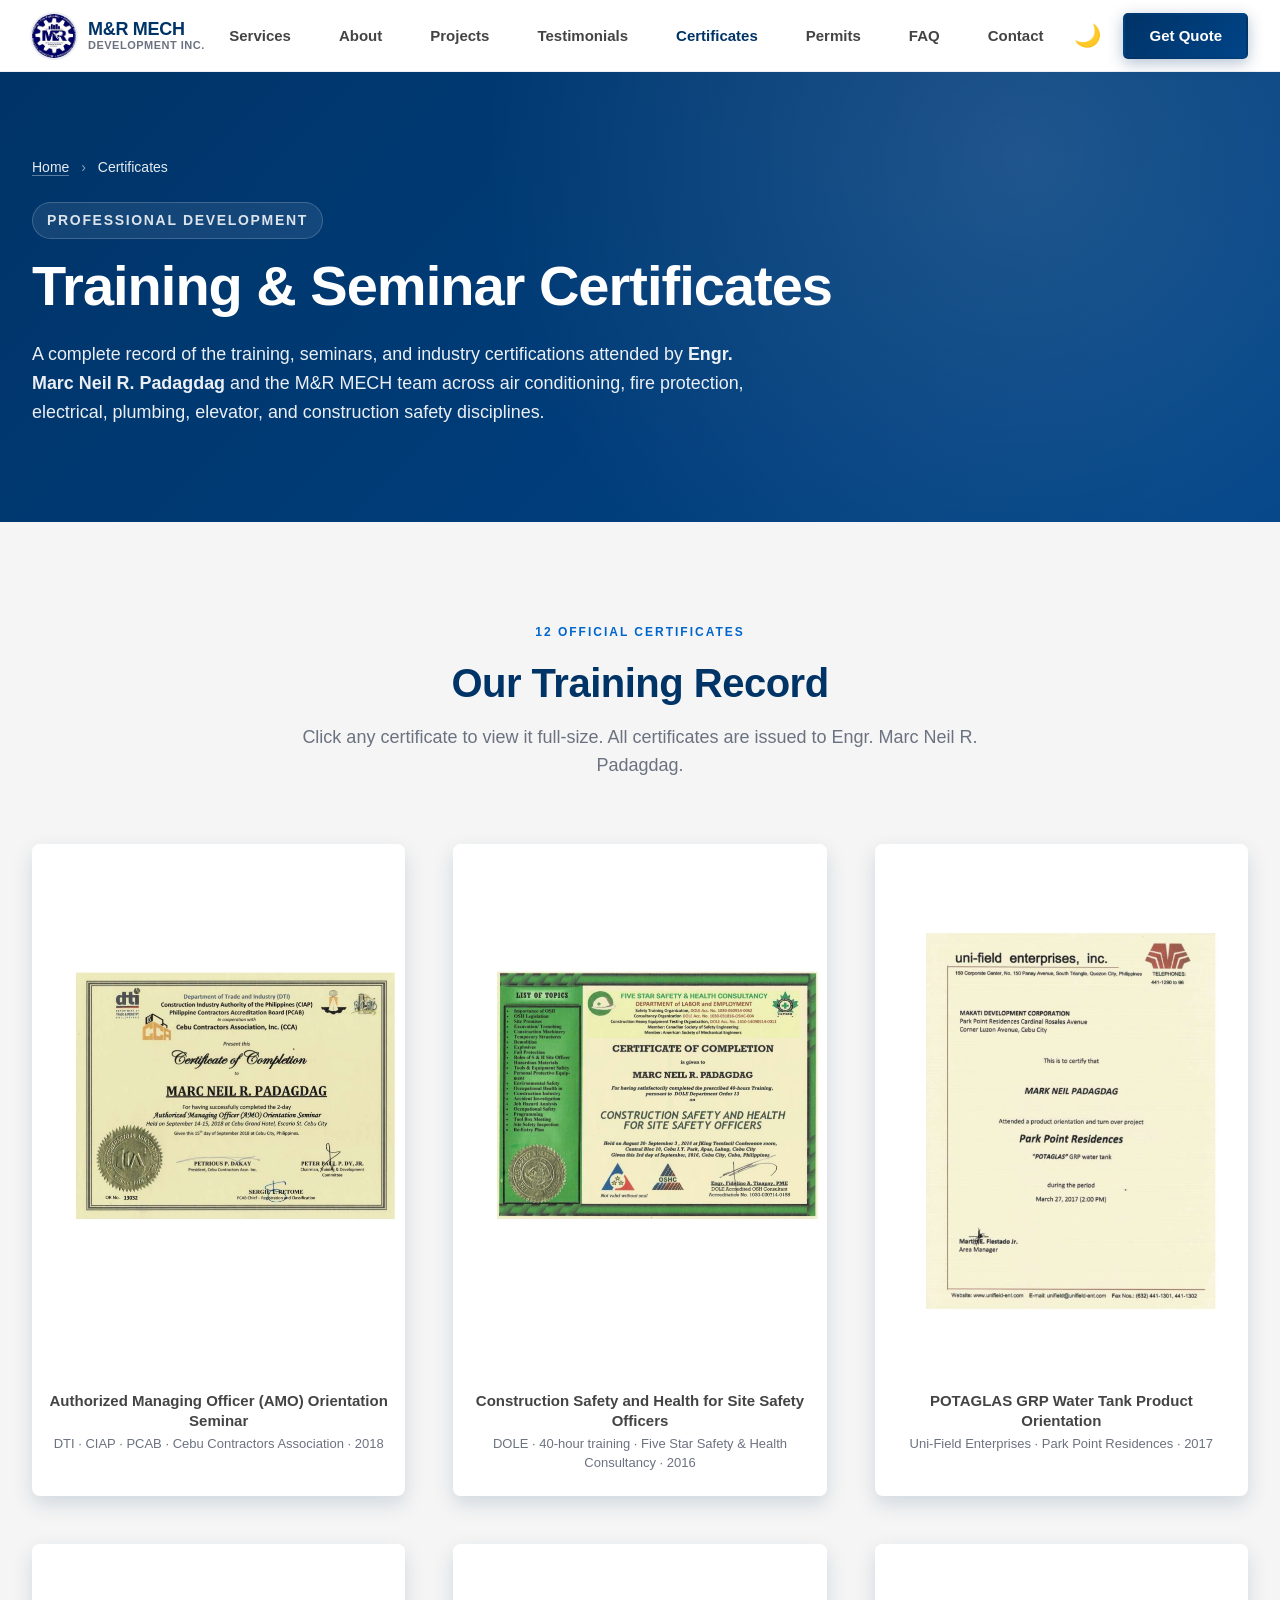
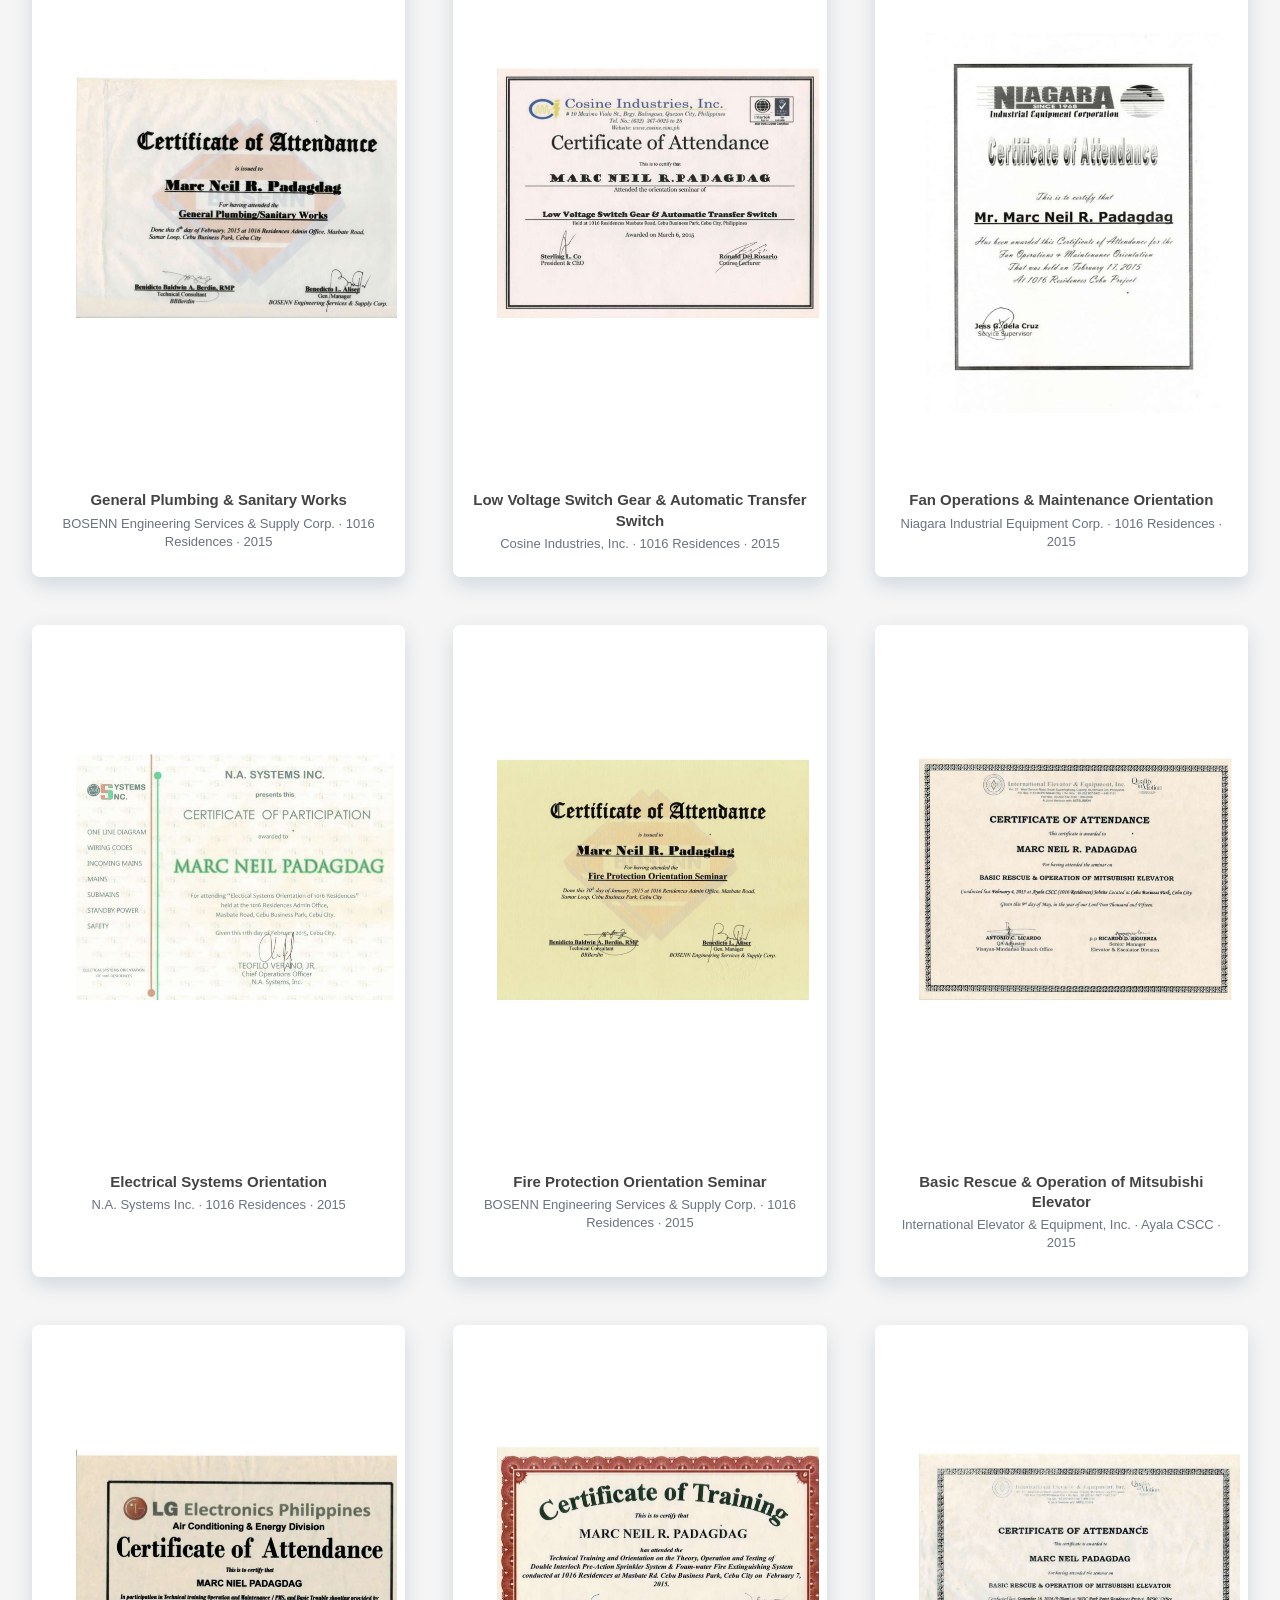
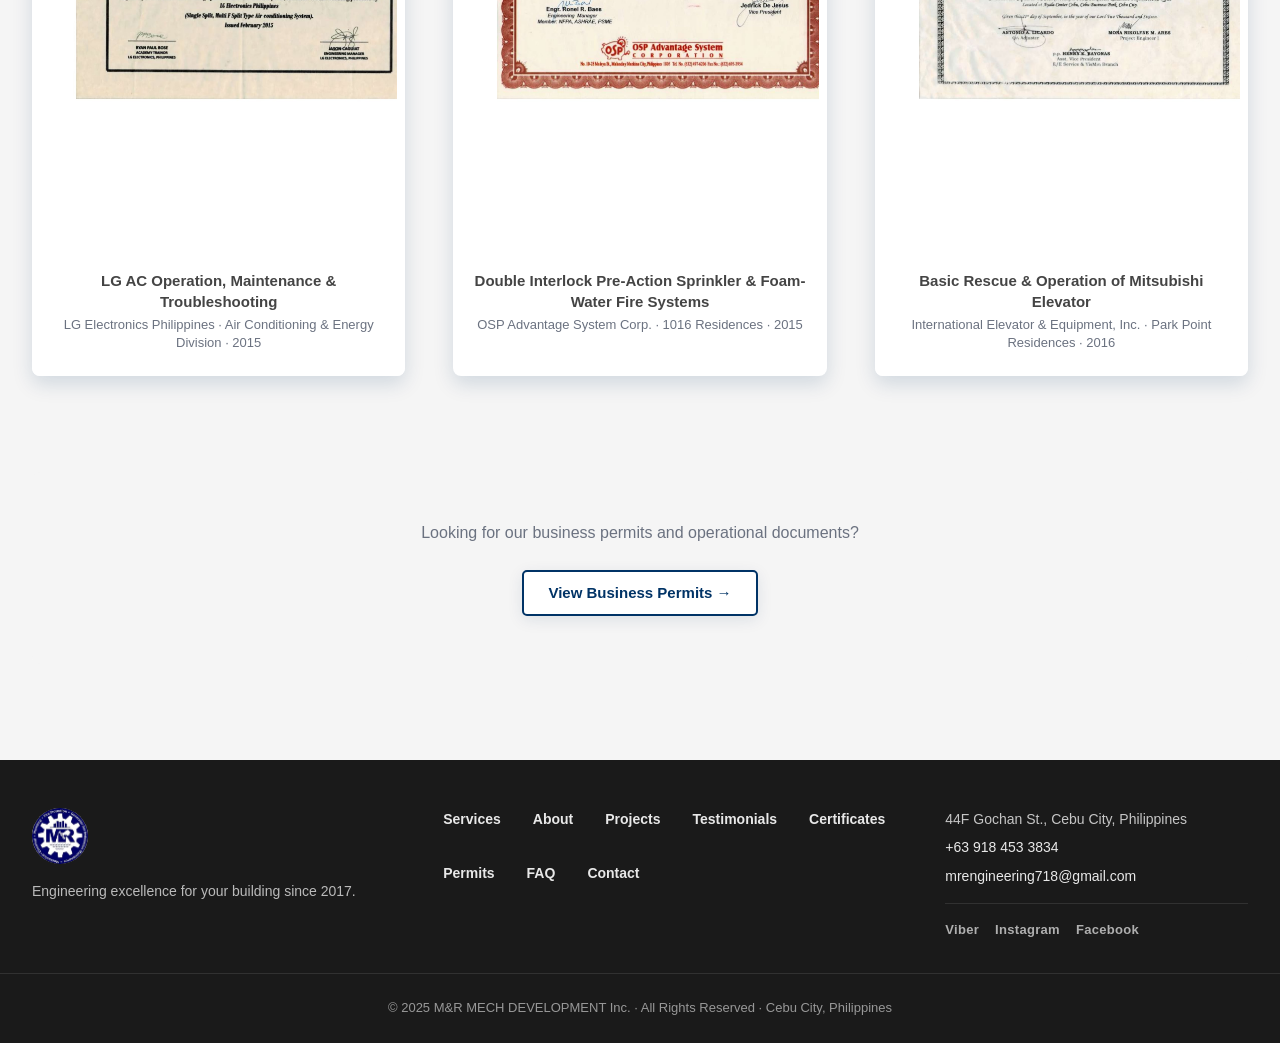
<file: certificates.html>
<!doctype html>
<html lang="en">
  <head>
    <meta charset="utf-8" />
    <meta name="viewport" content="width=device-width, initial-scale=1, viewport-fit=cover" />
    <title>Training &amp; Seminar Certificates — M&amp;R MECH DEVELOPMENT Inc.</title>
    <meta name="description" content="Training and seminar certificates of Engr. Marc Neil R. Padagdag and M&R MECH DEVELOPMENT Inc. — PCAB, DTI, LG Electronics, OSHC, BOSENN, Mitsubishi, LG, Niagara, OSP Advantage System, N.A. Systems certifications." />
    <meta name="theme-color" content="#003366" />
    <link rel="icon" type="image/jpeg" href="assets/images/logo.jpg" />
    <link rel="stylesheet" href="assets/css/styles.css" />
  </head>
  <body>
    <a class="skip-link" href="#main">Skip to content</a>

    <div class="scroll-progress" id="scrollProgress" aria-hidden="true"></div>

    <header class="site-header" id="siteHeader">
      <div class="header-inner">
        <a class="brand" href="index.html" aria-label="M&R Mechanical Development Inc. — home">
          <img src="assets/images/logo.jpg" alt="M&R Mechanical Development Inc. logo" class="brand-logo" />
          <span class="brand-text">
            <span class="brand-name">M&amp;R MECH</span>
            <span class="brand-tag">Development Inc.</span>
          </span>
        </a>

        <nav class="nav" id="siteNav" aria-label="Primary">
          <a href="index.html#services">Services</a>
          <a href="index.html#about">About</a>
          <a href="index.html#projects">Projects</a>
          <a href="index.html#testimonials">Testimonials</a>
          <a href="certificates.html" class="is-active" aria-current="page">Certificates</a>
          <a href="permits.html">Permits</a>
          <a href="index.html#faq">FAQ</a>
          <a href="index.html#contact">Contact</a>
        </nav>

        <div class="header-actions">
          <button class="theme-toggle" id="themeToggle" type="button" aria-label="Toggle dark mode" title="Toggle theme">
            <span class="theme-icon" aria-hidden="true">🌙</span>
          </button>
          <a href="index.html#contact" class="btn btn-primary btn-cta-header">Get Quote</a>
          <button class="hamburger" id="hamburger" type="button" aria-label="Open menu" aria-expanded="false" aria-controls="siteNav">
            <span></span><span></span><span></span>
          </button>
        </div>
      </div>
    </header>

    <main id="main">
      <!-- ============ PAGE HERO ============ -->
      <section class="page-hero">
        <div class="container">
          <nav class="breadcrumbs reveal" aria-label="Breadcrumb">
            <a href="index.html">Home</a> <span aria-hidden="true">›</span> <span>Certificates</span>
          </nav>
          <p class="eyebrow reveal" data-delay="100">Professional Development</p>
          <h1 class="page-hero-title reveal" data-delay="200">Training &amp; Seminar Certificates</h1>
          <p class="page-hero-sub reveal" data-delay="300">
            A complete record of the training, seminars, and industry certifications attended by
            <strong>Engr. Marc Neil R. Padagdag</strong> and the M&amp;R MECH team across air conditioning, fire protection,
            electrical, plumbing, elevator, and construction safety disciplines.
          </p>
        </div>
      </section>

      <!-- ============ CERTIFICATES GALLERY ============ -->
      <section class="section section-credentials">
        <div class="container">
          <header class="section-head reveal">
            <span class="section-eyebrow">12 Official Certificates</span>
            <h2>Our Training Record</h2>
            <p>Click any certificate to view it full-size. All certificates are issued to Engr. Marc Neil R. Padagdag.</p>
          </header>

          <div class="grid grid-3 certificates-grid reveal" data-delay="100">
            <article class="cert-item">
              <div class="cert-image-wrap">
                <a href="assets/images/certificates/cert-01.jpg" target="_blank" rel="noopener">
                  <img src="assets/images/certificates/cert-01.jpg" alt="DTI / CIAP / PCAB Authorized Managing Officer Orientation Seminar — 2-day completion certificate, Cebu Grand Hotel, September 14-15, 2018" loading="lazy" />
                </a>
              </div>
              <div class="cert-meta">
                <h3>Authorized Managing Officer (AMO) Orientation Seminar</h3>
                <p>DTI · CIAP · PCAB · Cebu Contractors Association · 2018</p>
              </div>
            </article>

            <article class="cert-item">
              <div class="cert-image-wrap">
                <a href="assets/images/certificates/cert-02.jpg" target="_blank" rel="noopener">
                  <img src="assets/images/certificates/cert-02.jpg" alt="Construction Safety and Health for Site Safety Officers — DOLE 40-hour training, Five Star Safety &amp; Health Consultancy" loading="lazy" />
                </a>
              </div>
              <div class="cert-meta">
                <h3>Construction Safety and Health for Site Safety Officers</h3>
                <p>DOLE · 40-hour training · Five Star Safety &amp; Health Consultancy · 2016</p>
              </div>
            </article>

            <article class="cert-item">
              <div class="cert-image-wrap">
                <a href="assets/images/certificates/cert-03.jpg" target="_blank" rel="noopener">
                  <img src="assets/images/certificates/cert-03.jpg" alt="Uni-Field Enterprises product orientation and turn over — Park Point Residences, POTAGLAS GRP water tank, March 27, 2017" loading="lazy" />
                </a>
              </div>
              <div class="cert-meta">
                <h3>POTAGLAS GRP Water Tank Product Orientation</h3>
                <p>Uni-Field Enterprises · Park Point Residences · 2017</p>
              </div>
            </article>

            <article class="cert-item">
              <div class="cert-image-wrap">
                <a href="assets/images/certificates/cert-04.jpg" target="_blank" rel="noopener">
                  <img src="assets/images/certificates/cert-04.jpg" alt="General Plumbing and Sanitary Works — BOSENN Engineering Services certificate of attendance, February 2015" loading="lazy" />
                </a>
              </div>
              <div class="cert-meta">
                <h3>General Plumbing &amp; Sanitary Works</h3>
                <p>BOSENN Engineering Services &amp; Supply Corp. · 1016 Residences · 2015</p>
              </div>
            </article>

            <article class="cert-item">
              <div class="cert-image-wrap">
                <a href="assets/images/certificates/cert-05.jpg" target="_blank" rel="noopener">
                  <img src="assets/images/certificates/cert-05.jpg" alt="Low Voltage Switch Gear &amp; Automatic Transfer Switch orientation seminar — Cosine Industries, March 6, 2015" loading="lazy" />
                </a>
              </div>
              <div class="cert-meta">
                <h3>Low Voltage Switch Gear &amp; Automatic Transfer Switch</h3>
                <p>Cosine Industries, Inc. · 1016 Residences · 2015</p>
              </div>
            </article>

            <article class="cert-item">
              <div class="cert-image-wrap">
                <a href="assets/images/certificates/cert-06.jpg" target="_blank" rel="noopener">
                  <img src="assets/images/certificates/cert-06.jpg" alt="Fan Operations and Maintenance Orientation — Niagara Industrial Equipment Corporation, February 17, 2015, 1016 Residences Cebu Project" loading="lazy" />
                </a>
              </div>
              <div class="cert-meta">
                <h3>Fan Operations &amp; Maintenance Orientation</h3>
                <p>Niagara Industrial Equipment Corp. · 1016 Residences · 2015</p>
              </div>
            </article>

            <article class="cert-item">
              <div class="cert-image-wrap">
                <a href="assets/images/certificates/cert-07.jpg" target="_blank" rel="noopener">
                  <img src="assets/images/certificates/cert-07.jpg" alt="Electrical Systems Orientation of 1016 Residences — N.A. Systems Inc. certificate of participation, February 2015" loading="lazy" />
                </a>
              </div>
              <div class="cert-meta">
                <h3>Electrical Systems Orientation</h3>
                <p>N.A. Systems Inc. · 1016 Residences · 2015</p>
              </div>
            </article>

            <article class="cert-item">
              <div class="cert-image-wrap">
                <a href="assets/images/certificates/cert-08.jpg" target="_blank" rel="noopener">
                  <img src="assets/images/certificates/cert-08.jpg" alt="Fire Protection Orientation Seminar — BOSENN Engineering Services certificate of attendance, January 30, 2015" loading="lazy" />
                </a>
              </div>
              <div class="cert-meta">
                <h3>Fire Protection Orientation Seminar</h3>
                <p>BOSENN Engineering Services &amp; Supply Corp. · 1016 Residences · 2015</p>
              </div>
            </article>

            <article class="cert-item">
              <div class="cert-image-wrap">
                <a href="assets/images/certificates/cert-09.jpg" target="_blank" rel="noopener">
                  <img src="assets/images/certificates/cert-09.jpg" alt="Basic Rescue &amp; Operation of Mitsubishi Elevator — International Elevator &amp; Equipment Inc., February 4, 2015" loading="lazy" />
                </a>
              </div>
              <div class="cert-meta">
                <h3>Basic Rescue &amp; Operation of Mitsubishi Elevator</h3>
                <p>International Elevator &amp; Equipment, Inc. · Ayala CSCC · 2015</p>
              </div>
            </article>

            <article class="cert-item">
              <div class="cert-image-wrap">
                <a href="assets/images/certificates/cert-10.jpg" target="_blank" rel="noopener">
                  <img src="assets/images/certificates/cert-10.jpg" alt="LG Electronics Philippines Air Conditioning &amp; Energy Division Certificate of Attendance — Single Split, Multi F Split Type Air Conditioning System, February 2015" loading="lazy" />
                </a>
              </div>
              <div class="cert-meta">
                <h3>LG AC Operation, Maintenance &amp; Troubleshooting</h3>
                <p>LG Electronics Philippines · Air Conditioning &amp; Energy Division · 2015</p>
              </div>
            </article>

            <article class="cert-item">
              <div class="cert-image-wrap">
                <a href="assets/images/certificates/cert-11.jpg" target="_blank" rel="noopener">
                  <img src="assets/images/certificates/cert-11.jpg" alt="Double Interlock Pre-Action Sprinkler System and Foam-water Fire Extinguishing System — OSP Advantage System Corporation training certificate, February 7, 2015" loading="lazy" />
                </a>
              </div>
              <div class="cert-meta">
                <h3>Double Interlock Pre-Action Sprinkler &amp; Foam-Water Fire Systems</h3>
                <p>OSP Advantage System Corp. · 1016 Residences · 2015</p>
              </div>
            </article>

            <article class="cert-item">
              <div class="cert-image-wrap">
                <a href="assets/images/certificates/cert-12.jpg" target="_blank" rel="noopener">
                  <img src="assets/images/certificates/cert-12.jpg" alt="Basic Rescue &amp; Operation of Mitsubishi Elevator — MDC Park Point Residences, International Elevator &amp; Equipment Inc., September 16, 2016" loading="lazy" />
                </a>
              </div>
              <div class="cert-meta">
                <h3>Basic Rescue &amp; Operation of Mitsubishi Elevator</h3>
                <p>International Elevator &amp; Equipment, Inc. · Park Point Residences · 2016</p>
              </div>
            </article>
          </div>

          <!-- See also: Permits -->
          <div class="cred-see-also reveal" data-delay="200">
            <p>Looking for our business permits and operational documents?</p>
            <a href="permits.html" class="btn btn-secondary-outline">View Business Permits →</a>
          </div>
        </div>
      </section>
    </main>

    <footer class="site-footer">
      <div class="container footer-inner">
        <div class="footer-brand">
          <img src="assets/images/logo.jpg" alt="M&R MECH DEVELOPMENT Inc." />
          <p>Engineering excellence for your building since 2017.</p>
        </div>
        <nav class="footer-nav" aria-label="Footer">
          <a href="index.html#services">Services</a>
          <a href="index.html#about">About</a>
          <a href="index.html#projects">Projects</a>
          <a href="index.html#testimonials">Testimonials</a>
          <a href="certificates.html">Certificates</a>
          <a href="permits.html">Permits</a>
          <a href="index.html#faq">FAQ</a>
          <a href="index.html#contact">Contact</a>
        </nav>
        <div class="footer-contact">
          <p>44F Gochan St., Cebu City, Philippines</p>
          <p><a href="tel:+639184533834">+63 918 453 3834</a></p>
          <p><a href="mailto:mrengineering718@gmail.com">mrengineering718@gmail.com</a></p>
          <div class="footer-social">
            <a href="viber://chat?number=+639184533834" title="Viber">Viber</a>
            <a href="https://www.instagram.com/macpadags?igsh=aWNiNGdxbXlyYW5l" target="_blank" rel="noopener noreferrer" title="Instagram">Instagram</a>
            <a href="https://www.facebook.com/share/18k6R7UDJx/" target="_blank" rel="noopener noreferrer" title="Facebook">Facebook</a>
          </div>
        </div>
      </div>
      <div class="footer-bottom">
        <p>© 2025 M&amp;R MECH DEVELOPMENT Inc. · All Rights Reserved · Cebu City, Philippines</p>
      </div>
    </footer>

    <button class="back-to-top" id="backToTop" type="button" aria-label="Back to top">↑</button>

    <script src="assets/js/script.js" defer></script>
  </body>
</html>
</file>
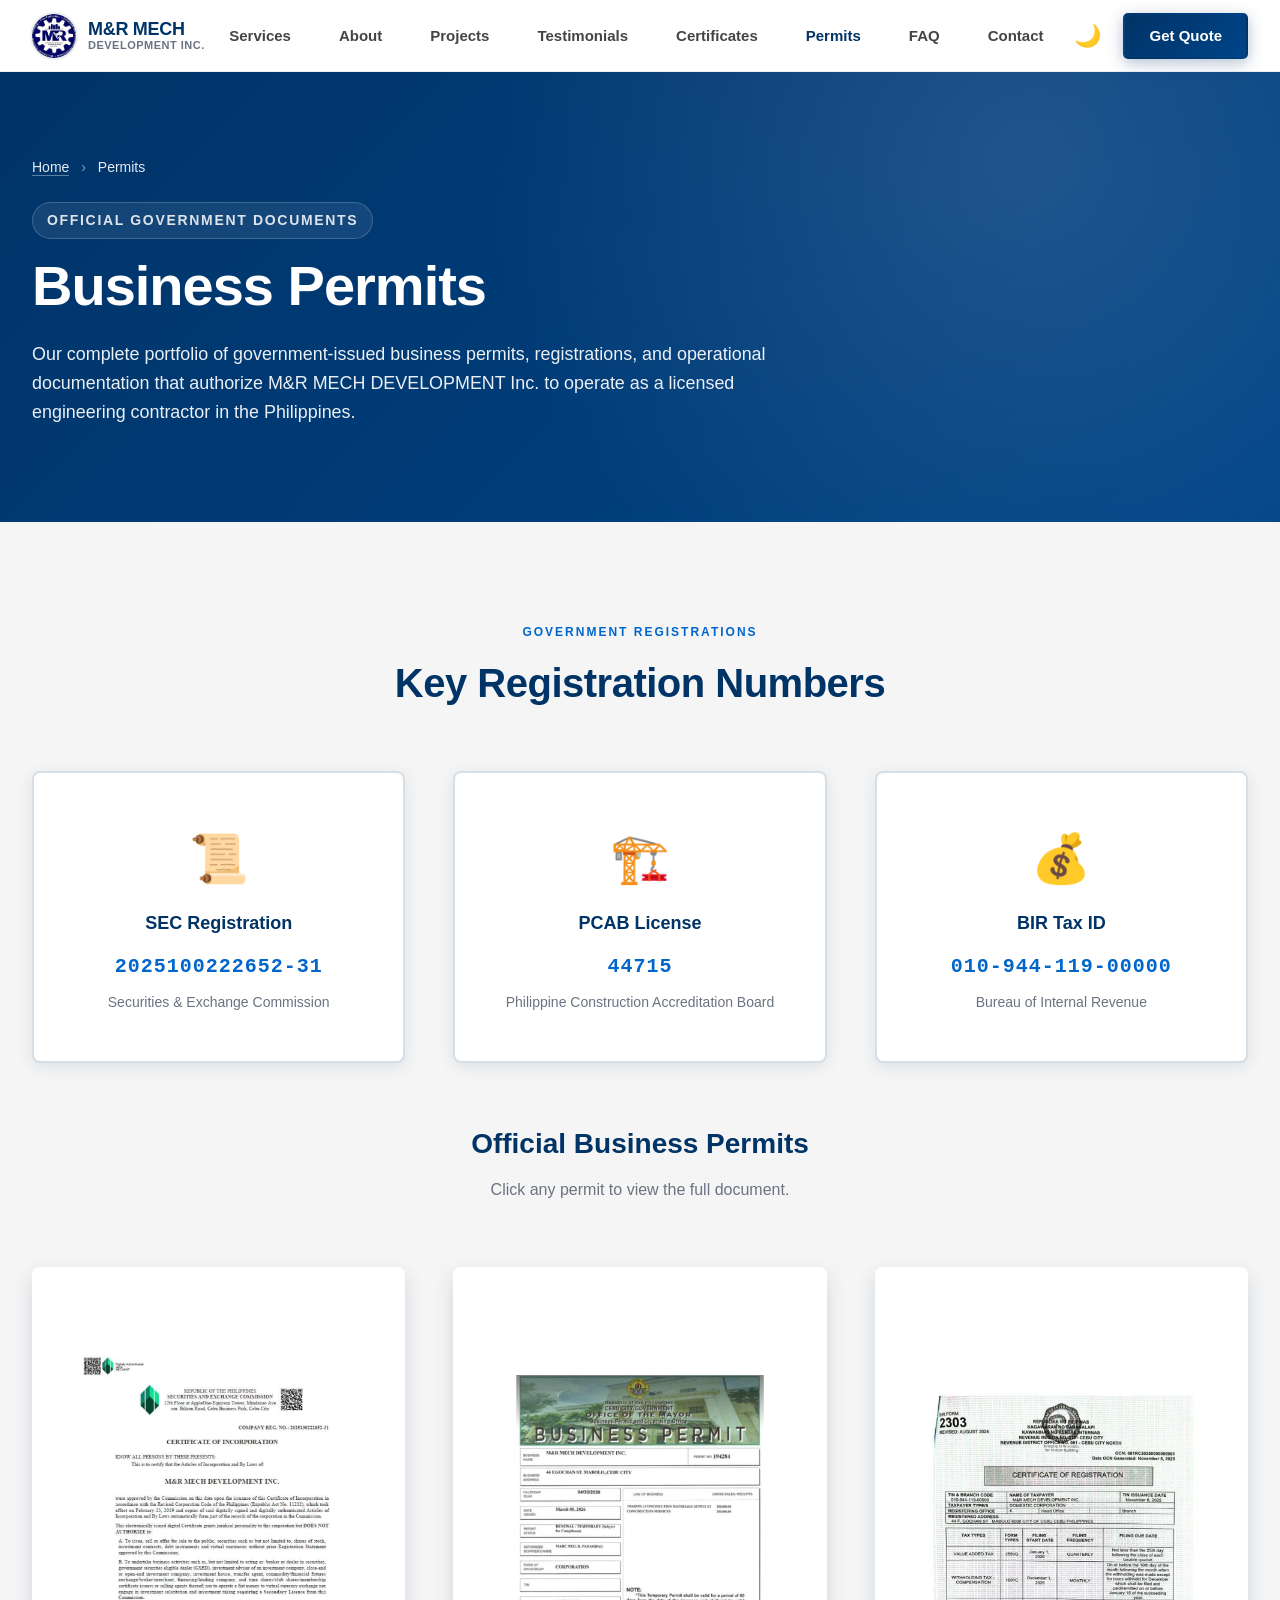
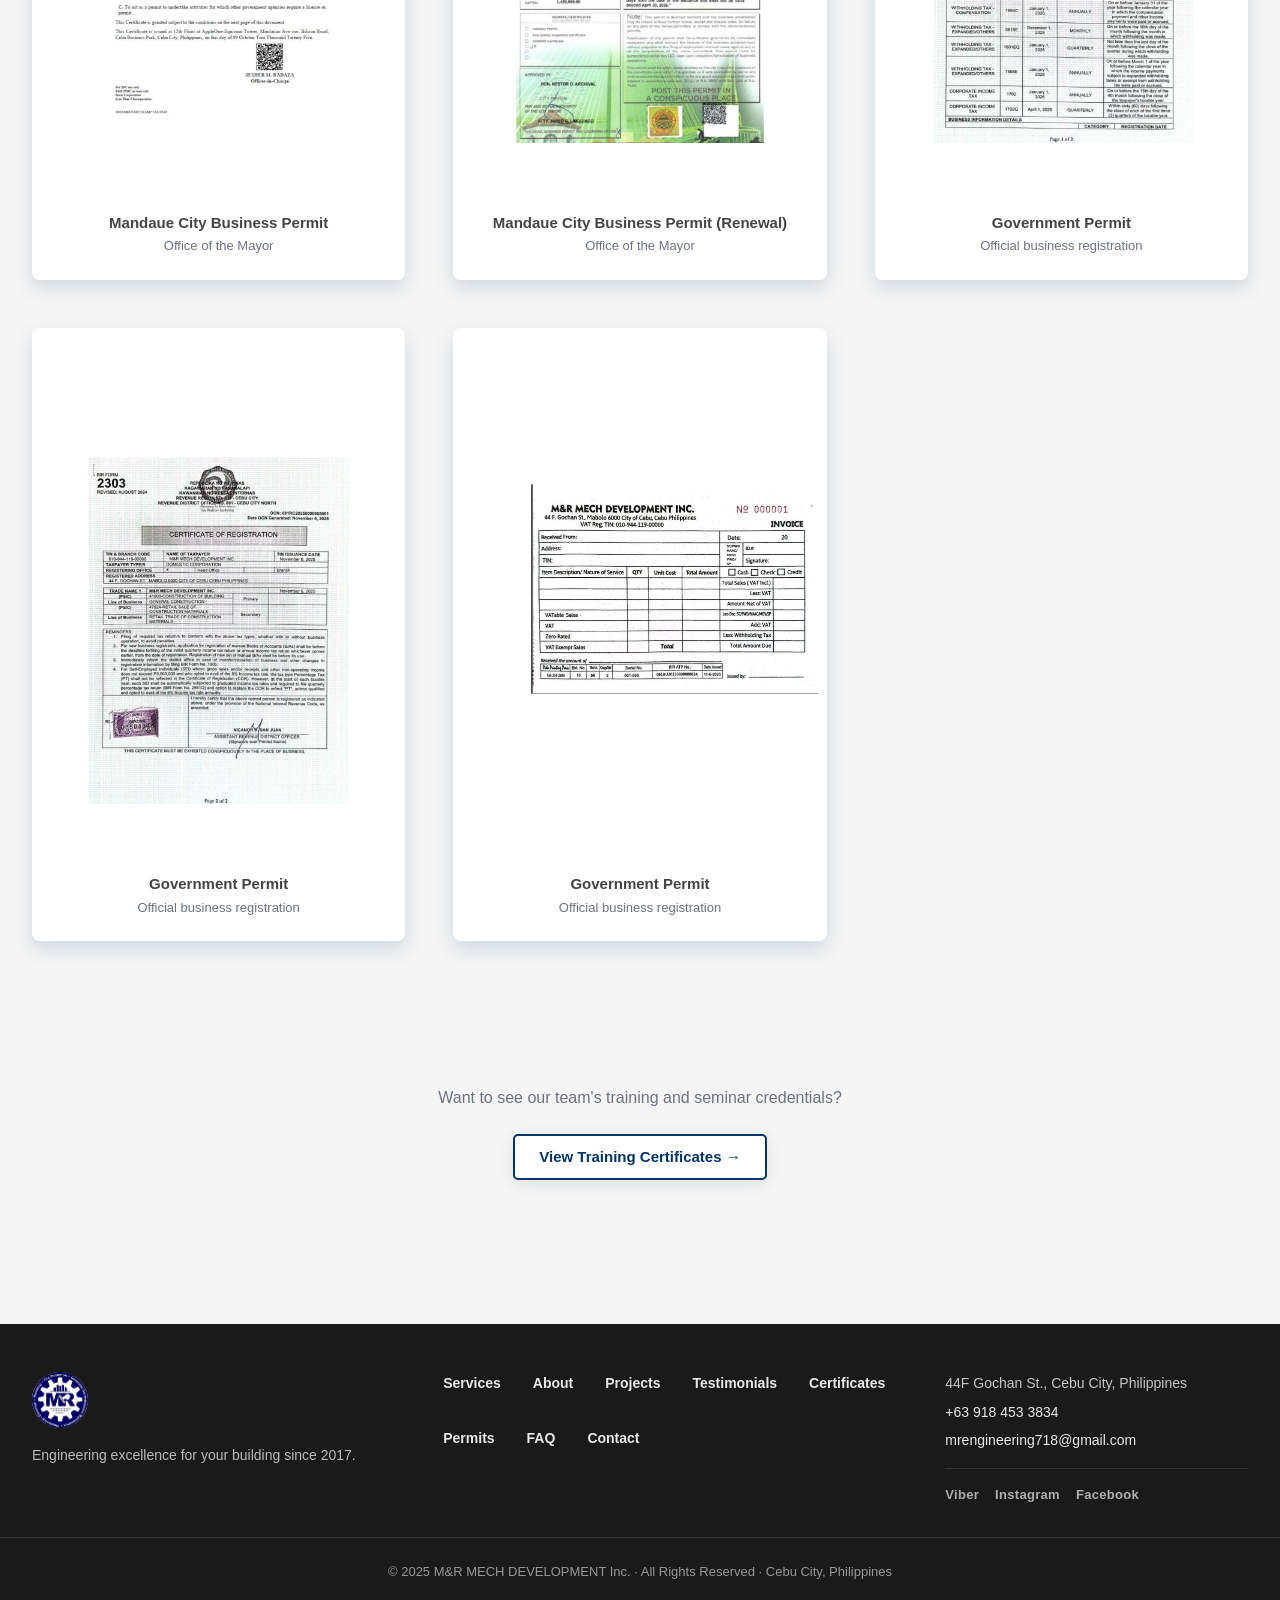
<file: permits.html>
<!doctype html>
<html lang="en">
  <head>
    <meta charset="utf-8" />
    <meta name="viewport" content="width=device-width, initial-scale=1, viewport-fit=cover" />
    <title>Business Permits — M&amp;R MECH DEVELOPMENT Inc.</title>
    <meta name="description" content="Official business permits and government documentation for M&R MECH DEVELOPMENT Inc. — Mandaue City Business Permit, BIR registration, SEC certificate, and PCAB license." />
    <meta name="theme-color" content="#003366" />
    <link rel="icon" type="image/jpeg" href="assets/images/logo.jpg" />
    <link rel="stylesheet" href="assets/css/styles.css" />
  </head>
  <body>
    <a class="skip-link" href="#main">Skip to content</a>

    <div class="scroll-progress" id="scrollProgress" aria-hidden="true"></div>

    <header class="site-header" id="siteHeader">
      <div class="header-inner">
        <a class="brand" href="index.html" aria-label="M&R Mechanical Development Inc. — home">
          <img src="assets/images/logo.jpg" alt="M&R Mechanical Development Inc. logo" class="brand-logo" />
          <span class="brand-text">
            <span class="brand-name">M&amp;R MECH</span>
            <span class="brand-tag">Development Inc.</span>
          </span>
        </a>

        <nav class="nav" id="siteNav" aria-label="Primary">
          <a href="index.html#services">Services</a>
          <a href="index.html#about">About</a>
          <a href="index.html#projects">Projects</a>
          <a href="index.html#testimonials">Testimonials</a>
          <a href="certificates.html">Certificates</a>
          <a href="permits.html" class="is-active" aria-current="page">Permits</a>
          <a href="index.html#faq">FAQ</a>
          <a href="index.html#contact">Contact</a>
        </nav>

        <div class="header-actions">
          <button class="theme-toggle" id="themeToggle" type="button" aria-label="Toggle dark mode" title="Toggle theme">
            <span class="theme-icon" aria-hidden="true">🌙</span>
          </button>
          <a href="index.html#contact" class="btn btn-primary btn-cta-header">Get Quote</a>
          <button class="hamburger" id="hamburger" type="button" aria-label="Open menu" aria-expanded="false" aria-controls="siteNav">
            <span></span><span></span><span></span>
          </button>
        </div>
      </div>
    </header>

    <main id="main">
      <!-- ============ PAGE HERO ============ -->
      <section class="page-hero">
        <div class="container">
          <nav class="breadcrumbs reveal" aria-label="Breadcrumb">
            <a href="index.html">Home</a> <span aria-hidden="true">›</span> <span>Permits</span>
          </nav>
          <p class="eyebrow reveal" data-delay="100">Official Government Documents</p>
          <h1 class="page-hero-title reveal" data-delay="200">Business Permits</h1>
          <p class="page-hero-sub reveal" data-delay="300">
            Our complete portfolio of government-issued business permits, registrations, and operational
            documentation that authorize M&amp;R MECH DEVELOPMENT Inc. to operate as a licensed engineering
            contractor in the Philippines.
          </p>
        </div>
      </section>

      <!-- ============ REGISTRATION HIGHLIGHTS ============ -->
      <section class="section section-credentials">
        <div class="container">
          <header class="section-head reveal">
            <span class="section-eyebrow">Government Registrations</span>
            <h2>Key Registration Numbers</h2>
          </header>

          <div class="credentials-highlight reveal">
            <div class="cred-card cred-card-sec">
              <div class="cred-icon">📜</div>
              <h3>SEC Registration</h3>
              <p class="cred-number">2025100222652-31</p>
              <p class="cred-label">Securities &amp; Exchange Commission</p>
            </div>
            <div class="cred-card cred-card-pcab">
              <div class="cred-icon">🏗️</div>
              <h3>PCAB License</h3>
              <p class="cred-number">44715</p>
              <p class="cred-label">Philippine Construction Accreditation Board</p>
            </div>
            <div class="cred-card cred-card-tin">
              <div class="cred-icon">💰</div>
              <h3>BIR Tax ID</h3>
              <p class="cred-number">010-944-119-00000</p>
              <p class="cred-label">Bureau of Internal Revenue</p>
            </div>
          </div>

          <!-- PERMITS GALLERY -->
          <header class="section-subhead reveal" data-delay="100">
            <h3>Official Business Permits</h3>
            <p>Click any permit to view the full document.</p>
          </header>

          <div class="grid grid-3 certificates-grid reveal" data-delay="200">
            <article class="cert-item">
              <div class="cert-image-wrap">
                <a href="assets/images/permits/permit-01.jpg" target="_blank" rel="noopener">
                  <img src="assets/images/permits/permit-01.jpg" alt="Mandaue City Business Permit — Office of the Mayor" loading="lazy" />
                </a>
              </div>
              <div class="cert-meta">
                <h3>Mandaue City Business Permit</h3>
                <p>Office of the Mayor</p>
              </div>
            </article>

            <article class="cert-item">
              <div class="cert-image-wrap">
                <a href="assets/images/permits/permit-02.jpg" target="_blank" rel="noopener">
                  <img src="assets/images/permits/permit-02.jpg" alt="Mandaue City Business Permit — annual renewal" loading="lazy" />
                </a>
              </div>
              <div class="cert-meta">
                <h3>Mandaue City Business Permit (Renewal)</h3>
                <p>Office of the Mayor</p>
              </div>
            </article>

            <article class="cert-item">
              <div class="cert-image-wrap">
                <a href="assets/images/permits/permit-03.jpg" target="_blank" rel="noopener">
                  <img src="assets/images/permits/permit-03.jpg" alt="Government-issued business permit / registration" loading="lazy" />
                </a>
              </div>
              <div class="cert-meta">
                <h3>Government Permit</h3>
                <p>Official business registration</p>
              </div>
            </article>

            <article class="cert-item">
              <div class="cert-image-wrap">
                <a href="assets/images/permits/permit-04.jpg" target="_blank" rel="noopener">
                  <img src="assets/images/permits/permit-04.jpg" alt="Government-issued business permit / registration" loading="lazy" />
                </a>
              </div>
              <div class="cert-meta">
                <h3>Government Permit</h3>
                <p>Official business registration</p>
              </div>
            </article>

            <article class="cert-item">
              <div class="cert-image-wrap">
                <a href="assets/images/permits/permit-05.jpg" target="_blank" rel="noopener">
                  <img src="assets/images/permits/permit-05.jpg" alt="Government-issued business permit / registration" loading="lazy" />
                </a>
              </div>
              <div class="cert-meta">
                <h3>Government Permit</h3>
                <p>Official business registration</p>
              </div>
            </article>
          </div>

          <!-- See also: Certificates -->
          <div class="cred-see-also reveal" data-delay="200">
            <p>Want to see our team's training and seminar credentials?</p>
            <a href="certificates.html" class="btn btn-secondary-outline">View Training Certificates →</a>
          </div>
        </div>
      </section>
    </main>

    <footer class="site-footer">
      <div class="container footer-inner">
        <div class="footer-brand">
          <img src="assets/images/logo.jpg" alt="M&R MECH DEVELOPMENT Inc." />
          <p>Engineering excellence for your building since 2017.</p>
        </div>
        <nav class="footer-nav" aria-label="Footer">
          <a href="index.html#services">Services</a>
          <a href="index.html#about">About</a>
          <a href="index.html#projects">Projects</a>
          <a href="index.html#testimonials">Testimonials</a>
          <a href="certificates.html">Certificates</a>
          <a href="permits.html">Permits</a>
          <a href="index.html#faq">FAQ</a>
          <a href="index.html#contact">Contact</a>
        </nav>
        <div class="footer-contact">
          <p>44F Gochan St., Cebu City, Philippines</p>
          <p><a href="tel:+639184533834">+63 918 453 3834</a></p>
          <p><a href="mailto:mrengineering718@gmail.com">mrengineering718@gmail.com</a></p>
          <div class="footer-social">
            <a href="viber://chat?number=+639184533834" title="Viber">Viber</a>
            <a href="https://www.instagram.com/macpadags?igsh=aWNiNGdxbXlyYW5l" target="_blank" rel="noopener noreferrer" title="Instagram">Instagram</a>
            <a href="https://www.facebook.com/share/18k6R7UDJx/" target="_blank" rel="noopener noreferrer" title="Facebook">Facebook</a>
          </div>
        </div>
      </div>
      <div class="footer-bottom">
        <p>© 2025 M&amp;R MECH DEVELOPMENT Inc. · All Rights Reserved · Cebu City, Philippines</p>
      </div>
    </footer>

    <button class="back-to-top" id="backToTop" type="button" aria-label="Back to top">↑</button>

    <script src="assets/js/script.js" defer></script>
  </body>
</html>
</file>
<file: assets/css/styles.css>
/* ============================================================
   M&R MECH DEVELOPMENT INC. — Design System Stylesheet
   Color, type, spacing, components per official spec
   ============================================================ */

:root {
  /* Color palette */
  --c-primary: #003366;
  --c-secondary: #004488;
  --c-accent: #0066cc;
  --c-light-blue: #e6f2ff;
  --c-white: #ffffff;
  --c-light-gray: #f5f5f5;
  --c-text: #444444;
  --c-text-muted: #6b7280;
  --c-dark: #1a1a1a;
  --c-success: #28a745;
  --c-warning: #ffc107;
  --c-danger: #dc3545;

  /* Surfaces */
  --bg-body: var(--c-white);
  --bg-surface: var(--c-white);
  --bg-alt: var(--c-light-gray);
  --bg-tinted: var(--c-light-blue);
  --fg-text: var(--c-text);
  --fg-heading: var(--c-primary);
  --border-soft: rgba(0, 51, 102, 0.08);
  --border-mid: rgba(0, 51, 102, 0.16);

  /* Gradient */
  --grad-primary: linear-gradient(135deg, var(--c-primary) 0%, var(--c-secondary) 100%);
  --grad-accent: linear-gradient(135deg, var(--c-accent) 0%, var(--c-primary) 100%);
  --grad-light: linear-gradient(135deg, var(--c-light-blue) 0%, #ffffff 100%);

  /* Spacing scale (4px base) */
  --sp-xs: 4px;
  --sp-sm: 8px;
  --sp-md: 16px;
  --sp-lg: 24px;
  --sp-xl: 32px;
  --sp-2xl: 48px;
  --sp-3xl: 64px;
  --sp-4xl: 96px;

  /* Shadows */
  --sh-subtle: 0 4px 15px rgba(0, 51, 102, 0.10);
  --sh-medium: 0 8px 20px rgba(0, 51, 102, 0.15);
  --sh-elevated: 0 12px 30px rgba(0, 51, 102, 0.20);

  /* Radius */
  --r-btn: 5px;
  --r-card: 8px;
  --r-input: 5px;
  --r-pill: 999px;

  /* Type */
  --font-sans: "Segoe UI", -apple-system, BlinkMacSystemFont, "Helvetica Neue", Helvetica, Arial, sans-serif;

  /* Layout */
  --container-max: 1400px;
  --container-narrow: 1000px;
  --header-h: 72px;

  /* Motion */
  --ease-fast: 200ms ease;
  --ease-base: 300ms ease;
  --ease-smooth: 400ms cubic-bezier(0.34, 1.56, 0.64, 1);
  --ease-slow: 600ms ease-out;
}

/* Dark mode */
:root[data-theme="dark"] {
  --bg-body: #0d0f12;
  --bg-surface: #15181d;
  --bg-alt: #1a1d23;
  --bg-tinted: rgba(0, 102, 204, 0.10);
  --fg-text: #d1d5db;
  --fg-heading: #e6f2ff;
  --c-text: #d1d5db;
  --c-text-muted: #9ca3af;
  --border-soft: rgba(255, 255, 255, 0.06);
  --border-mid: rgba(255, 255, 255, 0.12);
  --sh-subtle: 0 4px 15px rgba(0, 0, 0, 0.40);
  --sh-medium: 0 8px 20px rgba(0, 0, 0, 0.45);
  --sh-elevated: 0 12px 30px rgba(0, 0, 0, 0.55);
  --grad-light: linear-gradient(135deg, rgba(0, 102, 204, 0.12) 0%, #15181d 100%);
}

/* ============================================================
   RESET & BASE
   ============================================================ */
*, *::before, *::after { box-sizing: border-box; }
html { scroll-behavior: smooth; -webkit-text-size-adjust: 100%; }
body {
  margin: 0;
  font-family: var(--font-sans);
  font-size: 16px;
  line-height: 1.6;
  color: var(--fg-text);
  background: var(--bg-body);
  -webkit-font-smoothing: antialiased;
  text-rendering: optimizeLegibility;
  transition: background-color var(--ease-base), color var(--ease-base);
}

img { max-width: 100%; height: auto; display: block; }
a { color: var(--c-accent); text-decoration: none; transition: color var(--ease-base); }
a:hover { color: var(--c-primary); }
:root[data-theme="dark"] a:hover { color: var(--c-light-blue); }

h1, h2, h3, h4 {
  color: var(--fg-heading);
  margin: 0 0 var(--sp-md);
  font-weight: 800;
  line-height: 1.2;
}
h1 { font-size: clamp(36px, 6vw, 56px); font-weight: 900; letter-spacing: -1px; line-height: 1.1; }
h2 { font-size: clamp(28px, 4vw, 40px); font-weight: 900; letter-spacing: -0.5px; }
h3 { font-size: 24px; font-weight: 800; }
h4 { font-size: 20px; font-weight: 700; }
p { margin: 0 0 var(--sp-md); }

/* Accessibility */
.skip-link {
  position: absolute; top: -100px; left: 0; padding: 12px 18px;
  background: var(--c-primary); color: #fff; z-index: 10000;
  border-radius: 0 0 5px 0; font-weight: 700;
}
.skip-link:focus { top: 0; color: #fff; }
:focus-visible { outline: 3px solid var(--c-accent); outline-offset: 2px; border-radius: 4px; }

.container {
  max-width: var(--container-max);
  margin: 0 auto;
  padding: 0 var(--sp-xl);
}
.container-narrow { max-width: var(--container-narrow); }

.section {
  padding: clamp(64px, 10vw, 100px) 0;
  background: var(--bg-surface);
}
.section-services, .section-projects, .section-faq { background: var(--bg-alt); }

.section-head {
  text-align: center;
  max-width: 720px;
  margin: 0 auto var(--sp-3xl);
}
.section-head p { color: var(--c-text-muted); font-size: 18px; }
.section-head-light, .section-head-light p { color: rgba(255, 255, 255, 0.95); }
.section-head-light h2 { color: #fff; }

.section-eyebrow {
  display: inline-block;
  font-size: 12px;
  font-weight: 700;
  letter-spacing: 2px;
  text-transform: uppercase;
  color: var(--c-accent);
  margin-bottom: var(--sp-md);
}
.section-head-light .section-eyebrow { color: var(--c-light-blue); }

.eyebrow {
  display: inline-block;
  font-size: 13px;
  font-weight: 700;
  letter-spacing: 2px;
  text-transform: uppercase;
  color: var(--c-light-blue);
  background: rgba(255, 255, 255, 0.08);
  padding: 6px 14px;
  border-radius: var(--r-pill);
  border: 1px solid rgba(255, 255, 255, 0.18);
  margin-bottom: var(--sp-lg);
}

/* ============================================================
   SCROLL PROGRESS BAR
   ============================================================ */
.scroll-progress {
  position: fixed;
  top: 0; left: 0;
  height: 4px;
  width: 0;
  background: linear-gradient(90deg, var(--c-accent), var(--c-primary));
  z-index: 9999;
  transition: width 100ms linear;
  pointer-events: none;
}

/* ============================================================
   HEADER
   ============================================================ */
.site-header {
  position: fixed;
  top: 0; left: 0; right: 0;
  height: var(--header-h);
  background: var(--bg-surface);
  border-bottom: 1px solid var(--border-soft);
  z-index: 1000;
  transition: box-shadow var(--ease-base), background-color var(--ease-base);
  animation: slideDown 600ms ease-out;
}
.site-header.scrolled { box-shadow: var(--sh-subtle); }

.header-inner {
  max-width: var(--container-max);
  height: 100%;
  margin: 0 auto;
  padding: 0 var(--sp-xl);
  display: flex;
  align-items: center;
  justify-content: space-between;
  gap: var(--sp-lg);
}

.brand {
  display: flex;
  align-items: center;
  gap: 12px;
  color: var(--fg-heading);
  font-weight: 800;
  transition: transform var(--ease-base);
}
.brand:hover { transform: translateX(2px); color: var(--c-accent); }
.brand-logo {
  width: 44px; height: 44px;
  border-radius: 50%;
  object-fit: cover;
  background: var(--c-primary);
  box-shadow: 0 0 0 2px var(--border-soft);
}
.brand-text { display: flex; flex-direction: column; line-height: 1.1; }
.brand-name { font-size: 18px; font-weight: 900; letter-spacing: -0.3px; }
.brand-tag { font-size: 11px; font-weight: 600; color: var(--c-text-muted); letter-spacing: 0.5px; text-transform: uppercase; }

.nav {
  display: flex;
  gap: var(--sp-2xl);
  margin-left: auto;
}
.nav a {
  position: relative;
  font-size: 15px;
  font-weight: 600;
  color: var(--fg-text);
  padding: 6px 0;
}
.nav a::after {
  content: "";
  position: absolute;
  left: 0; bottom: 0;
  width: 0; height: 2px;
  background: var(--c-accent);
  transition: width var(--ease-base);
}
.nav a:hover, .nav a.active { color: var(--c-accent); }
.nav a:hover::after, .nav a.active::after { width: 100%; }

.header-actions {
  display: flex;
  align-items: center;
  gap: var(--sp-md);
}
.theme-toggle {
  background: transparent;
  border: 0;
  color: var(--fg-text);
  font-size: 22px;
  width: 40px; height: 40px;
  border-radius: 50%;
  cursor: pointer;
  display: grid;
  place-items: center;
  transition: background-color var(--ease-base), transform var(--ease-base);
}
.theme-toggle:hover { background: var(--bg-alt); transform: rotate(20deg); color: var(--c-accent); }
.btn-cta-header { padding: 10px 18px; font-size: 14px; }

.hamburger {
  display: none;
  width: 40px; height: 40px;
  border: 0;
  background: transparent;
  cursor: pointer;
  flex-direction: column;
  justify-content: center;
  align-items: center;
  gap: 5px;
}
.hamburger span {
  display: block;
  width: 22px; height: 2px;
  background: var(--fg-heading);
  transition: all var(--ease-base);
}
.hamburger[aria-expanded="true"] span:nth-child(1) { transform: translateY(7px) rotate(45deg); }
.hamburger[aria-expanded="true"] span:nth-child(2) { opacity: 0; }
.hamburger[aria-expanded="true"] span:nth-child(3) { transform: translateY(-7px) rotate(-45deg); }

/* ============================================================
   BUTTONS
   ============================================================ */
.btn {
  display: inline-flex;
  align-items: center;
  justify-content: center;
  gap: 8px;
  padding: 12px 24px;
  font-size: 15px;
  font-weight: 700;
  font-family: inherit;
  border-radius: var(--r-btn);
  cursor: pointer;
  border: 2px solid transparent;
  text-align: center;
  transition: transform var(--ease-base), box-shadow var(--ease-base), background-color var(--ease-base), color var(--ease-base);
  text-decoration: none;
  line-height: 1.2;
}
.btn:disabled { opacity: 0.6; cursor: not-allowed; }
.btn-block { width: 100%; padding: 14px; font-size: 16px; }

.btn-primary {
  background: var(--grad-primary);
  color: #fff;
  box-shadow: 0 4px 15px rgba(0, 51, 102, 0.30);
}
.btn-primary:hover { transform: translateY(-2px); box-shadow: 0 8px 24px rgba(0, 51, 102, 0.40); color: #fff; }

.btn-primary-inverse {
  background: #fff;
  color: var(--c-primary);
  box-shadow: 0 4px 15px rgba(0, 0, 0, 0.18);
}
.btn-primary-inverse:hover { transform: translateY(-2px); box-shadow: 0 8px 24px rgba(0, 0, 0, 0.25); color: var(--c-primary); }

.btn-secondary-outline {
  background: transparent;
  color: #fff;
  border-color: rgba(255, 255, 255, 0.7);
}
.btn-secondary-outline:hover { background: #fff; color: var(--c-primary); transform: translateY(-2px); }

.btn-ghost {
  background: transparent;
  color: var(--c-accent);
  border-color: var(--c-accent);
}
.btn-ghost:hover { background: var(--c-accent); color: #fff; }

/* ============================================================
   HERO
   ============================================================ */
.hero {
  position: relative;
  min-height: 100vh;
  display: flex;
  align-items: center;
  padding: calc(var(--header-h) + 80px) 0 96px;
  color: #fff;
  overflow: hidden;
  isolation: isolate;
}
.hero-video {
  position: absolute; inset: 0;
  width: 100%; height: 100%;
  object-fit: cover;
  z-index: -3;
  pointer-events: none;
}
.hero-bg {
  position: absolute; inset: 0;
  background: linear-gradient(
    150deg,
    rgba(0, 33, 102, 0.62) 0%,
    rgba(0, 18, 60, 0.60) 100%
  );
  z-index: -2;
}
.hero-bg::before, .hero-bg::after {
  content: "";
  position: absolute;
  border-radius: 50%;
  filter: blur(80px);
  opacity: 0.55;
  z-index: -1;
}
.hero-bg::before {
  width: 600px; height: 600px;
  background: radial-gradient(circle, rgba(0, 102, 204, 0.65), transparent 70%);
  top: -150px; right: -150px;
  animation: floatA 18s ease-in-out infinite;
}
.hero-bg::after {
  width: 700px; height: 700px;
  background: radial-gradient(circle, rgba(0, 102, 204, 0.45), transparent 70%);
  bottom: -200px; left: -200px;
  animation: floatB 22s ease-in-out infinite;
}
.hero-inner { position: relative; text-align: center; max-width: 900px; }
.hero-title {
  color: #fff;
  margin-bottom: var(--sp-lg);
  text-shadow: 0 2px 30px rgba(0, 0, 0, 0.25);
}
.hero-logo-wrap {
  display: flex;
  justify-content: center;
  margin: var(--sp-lg) 0 var(--sp-xl);
}
.hero-logo {
  width: 140px;
  height: 140px;
  border-radius: 50%;
  object-fit: cover;
  background: #fff;
  padding: 8px;
  box-shadow:
    0 0 0 4px rgba(255, 255, 255, 0.18),
    0 18px 40px rgba(0, 0, 0, 0.35);
  transition: transform var(--ease-base);
}
.hero-logo:hover { transform: scale(1.04) rotate(-3deg); }

.hero-subtitle {
  font-size: clamp(16px, 2vw, 20px);
  font-weight: 300;
  color: rgba(255, 255, 255, 0.95);
  max-width: 700px;
  margin: 0 auto var(--sp-2xl);
  line-height: 1.6;
}
.hero-ctas {
  display: flex;
  gap: var(--sp-lg);
  justify-content: center;
  flex-wrap: wrap;
  margin-bottom: var(--sp-3xl);
}
.hero-stats {
  display: grid;
  grid-template-columns: repeat(4, 1fr);
  gap: var(--sp-lg);
  max-width: 720px;
  margin: 0 auto;
}
.hero-stats > div {
  display: flex;
  flex-direction: column;
  align-items: center;
  padding: var(--sp-md);
  border-left: 1px solid rgba(255, 255, 255, 0.18);
}
.hero-stats > div:first-child { border-left: 0; }
.hero-stats strong { font-size: clamp(24px, 4vw, 40px); font-weight: 900; color: #fff; line-height: 1; }
.hero-stats span { font-size: 12px; font-weight: 600; letter-spacing: 1.5px; text-transform: uppercase; color: rgba(255, 255, 255, 0.85); margin-top: 6px; }

/* ============================================================
   GRID
   ============================================================ */
.grid { display: grid; gap: var(--sp-xl); }
.grid-2 { grid-template-columns: repeat(2, 1fr); }
.grid-3 { grid-template-columns: repeat(3, 1fr); }
.grid-4 { grid-template-columns: repeat(4, 1fr); }

/* ============================================================
   SERVICE CARD
   ============================================================ */
.service-card {
  background: var(--bg-surface);
  padding: var(--sp-2xl) var(--sp-xl);
  border-radius: var(--r-card);
  border: 1px solid var(--border-soft);
  box-shadow: var(--sh-subtle);
  transition: transform var(--ease-base), box-shadow var(--ease-base), border-color var(--ease-base);
  position: relative;
  display: flex;
  flex-direction: column;
  overflow: hidden;
}
.service-card:hover {
  transform: translateY(-10px);
  box-shadow: var(--sh-elevated);
  border-color: var(--service-color, var(--c-accent));
}

/* Background image layer — fades in on hover at low opacity so text stays readable */
.card-bg-img {
  position: absolute;
  inset: 0;
  background-image: var(--card-img);
  background-size: cover;
  background-position: center;
  opacity: 0;
  transition: opacity 500ms ease, transform 500ms ease;
  transform: scale(1.06);
  z-index: 0;
  pointer-events: none;
}
.service-card:hover .card-bg-img {
  opacity: 0.60;
  transform: scale(1.0);
}

/* Dark gradient overlay — sits above image, below text on hover */
.service-card::after {
  content: "";
  position: absolute; inset: 0;
  background: linear-gradient(160deg, rgba(0, 10, 35, 0.50) 0%, rgba(0, 18, 55, 0.65) 100%);
  opacity: 0;
  transition: opacity 500ms ease;
  z-index: 0;
  pointer-events: none;
  border-radius: inherit;
}
.service-card:hover::after { opacity: 1; }

/* Keep all card content above both image and overlay */
.service-card > *:not(.card-bg-img) {
  position: relative;
  z-index: 1;
}

/* Text colour transitions */
.service-card h3,
.service-card p { transition: color 400ms ease; }
.service-card .service-tag {
  transition: color 400ms ease, background 400ms ease;
}

/* White text on hover */
.service-card:hover h3,
.service-card:hover p { color: #fff; }
.service-card:hover .service-tag {
  color: #fff;
  background: rgba(255, 255, 255, 0.18);
}

/* Per-card background images — paths relative to this CSS file */
.sc-ac    .card-bg-img { background-image: url('../images/services/ac.png'); }
.sc-elec  .card-bg-img { background-image: url('../images/services/electrical.png'); }
.sc-fire  .card-bg-img { background-image: url('../images/services/fire.png'); }
.sc-mech  .card-bg-img { background-image: url('../images/services/mechanical.png'); }
.sc-plumb .card-bg-img { background-image: url('../images/services/plumbing.png'); }
.sc-gen   .card-bg-img { background-image: url('../images/services/generator.png'); }
.service-icon-wrap {
  width: 58px; height: 58px;
  border-radius: 14px;
  background: var(--service-color, var(--c-accent));
  display: grid;
  place-items: center;
  margin-bottom: var(--sp-xl);
  flex-shrink: 0;
  box-shadow: 0 6px 18px rgba(0, 0, 0, 0.18);
  transition: transform var(--ease-smooth), box-shadow var(--ease-base);
}
.service-card:hover .service-icon-wrap {
  transform: scale(1.12) translateY(-2px);
  box-shadow: 0 10px 26px rgba(0, 0, 0, 0.26);
}
.service-svg {
  width: 28px; height: 28px;
  color: #fff;
  display: block;
  flex-shrink: 0;
}
.service-card h3 { margin-bottom: var(--sp-sm); font-size: 20px; }
.service-card p { color: var(--c-text-muted); line-height: 1.7; font-size: 15px; flex: 1; }
.service-tag {
  display: inline-block;
  margin-top: var(--sp-md);
  font-size: 11px;
  font-weight: 700;
  letter-spacing: 1px;
  text-transform: uppercase;
  color: var(--service-color, var(--c-accent));
  background: var(--bg-tinted);
  padding: 4px 10px;
  border-radius: var(--r-pill);
  align-self: flex-start;
}

/* ============================================================
   ABOUT
   ============================================================ */
.about-grid {
  display: grid;
  grid-template-columns: 1.2fr 1fr;
  gap: var(--sp-3xl);
  align-items: center;
}
.about-content p { color: var(--c-text-muted); font-size: 16px; line-height: 1.8; }
.stat-grid {
  display: grid;
  grid-template-columns: repeat(2, 1fr);
  gap: var(--sp-md);
  margin: var(--sp-2xl) 0;
}
.stat-box {
  background: var(--grad-light);
  padding: var(--sp-xl);
  border-radius: var(--r-card);
  border: 1px solid var(--border-soft);
  text-align: center;
  transition: transform var(--ease-base), box-shadow var(--ease-base);
}
.stat-box:hover { transform: translateY(-5px); box-shadow: var(--sh-medium); }
.stat-box strong { display: block; font-size: 40px; font-weight: 900; color: var(--c-accent); line-height: 1; }
.stat-box span { display: block; margin-top: 6px; font-size: 14px; font-weight: 600; color: var(--c-text-muted); }

.founder-card {
  background: var(--grad-primary);
  color: #fff;
  padding: var(--sp-xl);
  border-radius: var(--r-card);
  box-shadow: var(--sh-medium);
}
.founder-card .founder-label { font-size: 11px; letter-spacing: 2px; text-transform: uppercase; opacity: 0.85; }
.founder-card h3 { color: #fff; margin: 6px 0 8px; font-size: 22px; font-weight: 900; }
.founder-card p { color: rgba(255, 255, 255, 0.92); font-size: 14px; line-height: 1.7; margin: 0; }

.about-media-card {
  position: relative;
  background: #000;            /* fallback */
  border-radius: var(--r-card);
  aspect-ratio: 4 / 5;
  box-shadow: var(--sh-elevated);
  overflow: hidden;
}

/* Background video fills the card */
.amc-video {
  position: absolute; inset: 0;
  width: 100%; height: 100%;
  object-fit: cover;
  display: block;
  z-index: 0;
}

/* Mute / unmute button */
.amc-mute-btn {
  position: absolute;
  top: 14px;
  right: 14px;
  z-index: 4;
  width: 42px;
  height: 42px;
  border-radius: 50%;
  background: rgba(0, 0, 0, 0.48);
  border: 1px solid rgba(255, 255, 255, 0.22);
  backdrop-filter: blur(8px);
  -webkit-backdrop-filter: blur(8px);
  color: #fff;
  cursor: pointer;
  display: grid;
  place-items: center;
  padding: 0;
  transition: background 0.25s ease, transform 0.2s ease, border-color 0.25s ease, box-shadow 0.25s ease;
}
.amc-mute-btn:hover {
  background: rgba(0, 55, 180, 0.70);
  border-color: rgba(255, 255, 255, 0.50);
  transform: scale(1.10);
  box-shadow: 0 0 18px rgba(0, 100, 255, 0.45);
}
.amc-mute-btn svg {
  width: 20px;
  height: 20px;
}
/* Show muted icon by default; swap on .is-unmuted */
.amc-mute-btn .icon-unmuted { display: none; }
.amc-mute-btn.is-unmuted .icon-muted   { display: none; }
.amc-mute-btn.is-unmuted .icon-unmuted { display: block; }

/* Logo + name overlay — discreet watermark at the bottom of the video */
.amc-overlay {
  position: absolute;
  left: 0;
  right: 0;
  bottom: 10px;
  z-index: 3;
  display: flex;
  flex-direction: column;
  align-items: center;
  text-align: center;
  gap: 1px;
  padding: 0 var(--sp-sm);
  pointer-events: none;       /* let mute button stay clickable above video */
}

.amc-logo {
  width: 22px; height: 22px;
  border-radius: 50%;
  object-fit: cover;
  background: #fff;
  padding: 1px;
  box-shadow:
    0 0 0 1px rgba(255, 255, 255, 0.35),
    0 2px 6px rgba(0, 0, 0, 0.5);
  margin-bottom: 1px;
}
.amc-company {
  font-size: 8px;
  font-weight: 800;
  line-height: 1.2;
  margin: 0;
  letter-spacing: 0;
  color: #fff;
  text-shadow:
    0 1px 1px rgba(0, 0, 0, 0.85),
    0 1px 3px rgba(0, 0, 0, 0.55);
}
.amc-role {
  font-size: 6px;
  font-weight: 700;
  letter-spacing: 0.8px;
  text-transform: uppercase;
  color: #fff;
  margin: 0;
  opacity: 0.85;
  text-shadow:
    0 1px 1px rgba(0, 0, 0, 0.85),
    0 1px 2px rgba(0, 0, 0, 0.45);
}

/* Even tinier on phones */
@media (max-width: 600px) {
  .amc-overlay { bottom: 6px; gap: 0; }
  .amc-logo { width: 16px; height: 16px; padding: 1px; }
  .amc-company { font-size: 7px; }
  .amc-role { font-size: 5px; letter-spacing: 0.6px; }
}

/* ============================================================
   PROJECT CARD
   ============================================================ */
.project-card {
  background: var(--bg-surface);
  border-radius: var(--r-card);
  overflow: hidden;
  box-shadow: var(--sh-subtle);
  transition: transform var(--ease-base), box-shadow var(--ease-base);
  display: flex;
  flex-direction: column;
}
.project-card:hover { transform: translateY(-8px); box-shadow: var(--sh-elevated); }
.project-img {
  position: relative;
  width: 100%;
  aspect-ratio: 4 / 3;
  overflow: hidden;
  background: var(--bg-alt);
}
.project-img img {
  width: 100%;
  height: 100%;
  object-fit: cover;
  transition: transform 600ms ease;
}
.project-card:hover .project-img img { transform: scale(1.06); }
.project-img::after {
  content: "";
  position: absolute;
  top: 0; left: -100%;
  width: 100%; height: 100%;
  background: linear-gradient(90deg, transparent, rgba(255, 255, 255, 0.35), transparent);
  transition: left 600ms ease-in-out;
  pointer-events: none;
}
.project-card:hover .project-img::after { left: 100%; }
.project-info {
  padding: var(--sp-xl);
  display: flex;
  flex-direction: column;
  gap: 6px;
  flex: 1;
}
.project-cat {
  font-size: 11px;
  font-weight: 700;
  letter-spacing: 1.5px;
  text-transform: uppercase;
  color: var(--c-accent);
}
.project-info h3 { font-size: 19px; margin: 4px 0 4px; }
.project-loc { font-size: 13px; color: var(--c-text-muted); margin: 0 0 8px; font-weight: 600; }
.project-info p { font-size: 14px; color: var(--c-text-muted); line-height: 1.6; margin: 0; }
.project-client {
  margin-top: auto;
  padding-top: var(--sp-md);
  font-size: 12px;
  color: var(--c-accent);
  font-weight: 700;
  letter-spacing: 0.5px;
}

/* ============================================================
   TESTIMONIAL CARD
   ============================================================ */
.testimonial-card {
  background: var(--bg-alt);
  padding: var(--sp-xl);
  border-radius: var(--r-card);
  border-left: 4px solid var(--c-accent);
  transition: transform var(--ease-base), box-shadow var(--ease-base);
}
.testimonial-card:hover { transform: translateY(-5px); box-shadow: var(--sh-medium); }
.stars { color: var(--c-warning); font-size: 18px; letter-spacing: 2px; margin-bottom: var(--sp-md); }
.testimonial-card blockquote {
  font-size: 15px;
  font-style: italic;
  color: var(--c-text);
  line-height: 1.7;
  margin: 0 0 var(--sp-lg);
}
.testimonial-author { display: flex; align-items: center; gap: var(--sp-md); }
.testimonial-author strong { display: block; color: var(--fg-heading); font-size: 15px; font-weight: 800; }
.testimonial-author span { display: block; font-size: 13px; color: var(--c-text-muted); }
.avatar {
  width: 48px; height: 48px;
  border-radius: 50%;
  display: grid; place-items: center;
  font-weight: 800;
  color: #fff;
  font-size: 14px;
  letter-spacing: 0.5px;
}
.avatar-gradient { background: var(--grad-accent); }

/* ============================================================
   FAQ
   ============================================================ */
.faq-list { display: flex; flex-direction: column; gap: var(--sp-md); }
.faq-item {
  background: var(--bg-surface);
  border: 2px solid var(--border-soft);
  border-radius: var(--r-card);
  overflow: hidden;
  transition: border-color var(--ease-base), box-shadow var(--ease-base);
}
.faq-item[open] { border-color: var(--c-accent); box-shadow: var(--sh-subtle); }
.faq-item summary {
  list-style: none;
  cursor: pointer;
  padding: var(--sp-lg) var(--sp-xl);
  font-weight: 700;
  font-size: 16px;
  color: var(--fg-heading);
  display: flex;
  justify-content: space-between;
  align-items: center;
  gap: var(--sp-md);
  transition: background-color var(--ease-base), color var(--ease-base);
}
.faq-item summary::-webkit-details-marker { display: none; }
.faq-item summary::after {
  content: "▾";
  font-size: 18px;
  color: var(--c-accent);
  transition: transform var(--ease-base);
}
.faq-item[open] summary { background: var(--grad-primary); color: #fff; }
.faq-item[open] summary::after { color: #fff; transform: rotate(180deg); }
.faq-body { padding: var(--sp-lg) var(--sp-xl); background: var(--bg-alt); }
.faq-body p { margin: 0; color: var(--c-text); line-height: 1.7; font-size: 15px; }

/* ============================================================
   CERTIFICATIONS
   ============================================================ */
.cert-grid { gap: var(--sp-lg); }
.cert-badge {
  background: var(--grad-light);
  padding: var(--sp-xl);
  border-radius: var(--r-card);
  border: 2px solid var(--c-accent);
  text-align: center;
  transition: transform var(--ease-base), box-shadow var(--ease-base);
}
.cert-badge:hover { transform: translateY(-5px) scale(1.02); box-shadow: var(--sh-medium); }
.cert-icon {
  font-size: 40px;
  margin-bottom: var(--sp-md);
  color: var(--c-accent);
}
.cert-badge h4 { font-size: 17px; font-weight: 800; margin-bottom: 8px; color: var(--fg-heading); }
.cert-badge p { font-size: 13px; color: var(--c-text-muted); margin: 0; line-height: 1.5; }

/* ============================================================
   CONTACT
   ============================================================ */
.section-contact {
  background: var(--grad-primary);
  color: #fff;
}
.contact-grid {
  display: grid;
  grid-template-columns: 1fr 1.3fr;
  gap: var(--sp-3xl);
  align-items: start;
}
.contact-info {
  background: rgba(255, 255, 255, 0.08);
  border: 1px solid rgba(255, 255, 255, 0.18);
  padding: var(--sp-2xl);
  border-radius: var(--r-card);
  backdrop-filter: blur(10px);
  -webkit-backdrop-filter: blur(10px);
  transition: transform 350ms ease, box-shadow 350ms ease, border-color 350ms ease;
}
.contact-info:hover {
  transform: translateY(-6px);
  border-color: rgba(0, 140, 255, 0.55);
  box-shadow:
    0 0 0 1px rgba(0, 120, 255, 0.30),
    0 20px 50px rgba(0, 80, 200, 0.35),
    0 0 60px rgba(0, 100, 220, 0.15);
}

/* Individual row hover highlight */
.contact-item {
  border-radius: 8px;
  padding: var(--sp-sm) var(--sp-md);
  margin: 0 calc(-1 * var(--sp-md));
  transition: background var(--ease-base), transform var(--ease-base);
}
.contact-item:hover {
  background: rgba(255, 255, 255, 0.07);
  transform: translateX(5px);
}
.contact-item + .contact-item { margin-top: var(--sp-md); }
.contact-label {
  display: inline-block;
  font-size: 12px;
  font-weight: 700;
  letter-spacing: 1.5px;
  text-transform: uppercase;
  color: rgba(255, 255, 255, 0.85);
  margin-bottom: 6px;
}
.contact-item p { margin: 0; color: #fff; line-height: 1.6; }
.contact-item a {
  color: #fff;
  border-bottom: 1px solid rgba(255, 255, 255, 0.4);
  padding-bottom: 1px;
  transition: border-color var(--ease-base);
}
.contact-item a:hover { color: #fff; border-bottom-color: #fff; }

/* Social icon buttons */
.social-btns {
  display: flex;
  gap: 10px;
  flex-wrap: wrap;
  margin-top: 8px;
}
.social-btn {
  width: 44px; height: 44px;
  border-radius: 50%;
  display: grid;
  place-items: center;
  color: #fff;
  text-decoration: none;
  flex-shrink: 0;
  box-shadow: 0 4px 14px rgba(0, 0, 0, 0.25);
  transition: transform var(--ease-base), box-shadow var(--ease-base);
}
.social-btn:hover {
  transform: translateY(-4px) scale(1.10);
  box-shadow: 0 8px 22px rgba(0, 0, 0, 0.35);
  color: #fff;
}
.social-btn svg { width: 22px; height: 22px; display: block; }
.social-viber    { background: #7360f2; }
.social-instagram {
  background: radial-gradient(circle at 30% 107%,
    #fdf497 0%, #fdf497 5%,
    #fd5949 45%, #d6249f 60%,
    #285aeb 90%);
}
.social-facebook { background: #1877f2; }

.contact-form {
  background: rgba(255, 255, 255, 0.97);
  color: var(--c-text);
  padding: var(--sp-2xl);
  border-radius: var(--r-card);
  box-shadow: 0 10px 40px rgba(0, 0, 0, 0.25);
}
.form-row { margin-bottom: var(--sp-lg); }
.form-row-2 { display: grid; grid-template-columns: 1fr 1fr; gap: var(--sp-md); }
.form-row label {
  display: block;
  font-size: 14px;
  font-weight: 700;
  color: var(--c-primary);
  margin-bottom: 6px;
}
.form-row input, .form-row select, .form-row textarea {
  width: 100%;
  font-family: inherit;
  font-size: 15px;
  padding: 12px 14px;
  border: 2px solid var(--c-light-blue);
  border-radius: var(--r-input);
  background: #fff;
  color: var(--c-text);
  transition: border-color var(--ease-base), box-shadow var(--ease-base);
}
.form-row input:focus, .form-row select:focus, .form-row textarea:focus {
  outline: none;
  border-color: var(--c-accent);
  box-shadow: 0 0 0 3px rgba(0, 102, 204, 0.15);
}
.form-row input.invalid, .form-row select.invalid, .form-row textarea.invalid {
  border-color: var(--c-danger);
  box-shadow: 0 0 0 3px rgba(220, 53, 69, 0.12);
}
.form-row textarea { resize: vertical; min-height: 110px; }
.form-status { margin: var(--sp-md) 0 0; font-size: 14px; font-weight: 600; min-height: 1.5em; text-align: center; }
.form-status.success { color: var(--c-success); }
.form-status.error { color: var(--c-danger); }

/* ============================================================
   FOOTER
   ============================================================ */
.site-footer {
  background: var(--c-dark);
  color: rgba(255, 255, 255, 0.85);
  padding: var(--sp-2xl) 0 var(--sp-lg);
}
.footer-inner {
  display: grid;
  grid-template-columns: 1.2fr 1.5fr 1fr;
  gap: var(--sp-2xl);
  align-items: start;
  padding-bottom: var(--sp-xl);
  border-bottom: 1px solid rgba(255, 255, 255, 0.1);
}
.footer-brand img {
  width: 56px; height: 56px;
  border-radius: 50%;
  margin-bottom: var(--sp-md);
}
.footer-brand p { font-size: 14px; color: rgba(255, 255, 255, 0.7); margin: 0; }
.footer-nav {
  display: flex;
  gap: var(--sp-xl);
  flex-wrap: wrap;
}
.footer-nav a { color: rgba(255, 255, 255, 0.9); font-size: 14px; font-weight: 600; }
.footer-nav a:hover { color: var(--c-accent); }
.footer-contact p { margin: 0 0 6px; font-size: 14px; color: rgba(255, 255, 255, 0.75); }
.footer-contact a { color: rgba(255, 255, 255, 0.9); }
.footer-social {
  display: flex;
  gap: var(--sp-md);
  flex-wrap: wrap;
  margin-top: var(--sp-md);
  padding-top: var(--sp-md);
  border-top: 1px solid rgba(255, 255, 255, 0.10);
}
.footer-social a {
  font-size: 13px;
  font-weight: 700;
  color: rgba(255, 255, 255, 0.65);
  letter-spacing: 0.3px;
  transition: color var(--ease-base), transform var(--ease-base);
  display: inline-block;
}
.footer-social a:hover {
  color: var(--c-accent);
  transform: translateY(-2px);
}
.footer-bottom {
  text-align: center;
  padding-top: var(--sp-lg);
  font-size: 13px;
  color: rgba(255, 255, 255, 0.55);
}
.footer-bottom p { margin: 0; }

/* ============================================================
   BACK TO TOP
   ============================================================ */
.back-to-top {
  position: fixed;
  bottom: 30px; right: 30px;
  width: 48px; height: 48px;
  border-radius: 50%;
  border: 0;
  background: var(--grad-primary);
  color: #fff;
  font-size: 22px;
  font-weight: 700;
  cursor: pointer;
  box-shadow: var(--sh-medium);
  opacity: 0;
  transform: translateY(20px);
  pointer-events: none;
  transition: opacity var(--ease-base), transform var(--ease-base), box-shadow var(--ease-base);
  z-index: 999;
}
.back-to-top.visible { opacity: 1; transform: translateY(0); pointer-events: auto; }
.back-to-top:hover { transform: translateY(-5px); box-shadow: var(--sh-elevated); }

/* ============================================================
   ANIMATIONS
   ============================================================ */
/* Reveal entrance — JS toggles .reveal-on globally after first frame so the
   page is always fully visible even in browsers that pause animations. The
   transition only takes effect when both .js and .reveal-on are present. */
.js.reveal-on .reveal { transition: opacity 700ms ease-out, transform 700ms ease-out; }
.js.reveal-on .reveal.pre { opacity: 0; transform: translateY(20px); }

@keyframes slideDown {
  from { transform: translateY(-100%); opacity: 0; }
  to { transform: translateY(0); opacity: 1; }
}
@keyframes floatA {
  0%, 100% { transform: translate(0, 0); }
  50% { transform: translate(-30px, 30px); }
}
@keyframes floatB {
  0%, 100% { transform: translate(0, 0); }
  50% { transform: translate(40px, -20px); }
}
@keyframes rotateBg {
  to { transform: rotate(360deg); }
}
@keyframes shimmerGlow {
  from { transform: scale(1) translate(0%, 0%);     opacity: 0.72; }
  to   { transform: scale(1.18) translate(8%, 12%); opacity: 1; }
}
@keyframes shimmerSweep {
  0%   { transform: translateX(-150%); }
  55%  { transform: translateX(250%); }
  100% { transform: translateX(250%); }
}

/* ============================================================
   RESPONSIVE — TABLET
   ============================================================ */
@media (max-width: 1024px) {
  .grid-4 { grid-template-columns: repeat(3, 1fr); }
  .about-grid { grid-template-columns: 1fr; gap: var(--sp-2xl); }
  .about-media-card { aspect-ratio: 16 / 9; }
  .contact-grid { grid-template-columns: 1fr; gap: var(--sp-2xl); }
  .footer-inner { grid-template-columns: 1fr 1fr; gap: var(--sp-xl); }
}

@media (max-width: 880px) {
  .grid-3 { grid-template-columns: repeat(2, 1fr); }
  .grid-4 { grid-template-columns: repeat(2, 1fr); }
  .hero-stats { grid-template-columns: repeat(2, 1fr); }
  .hero-stats > div:nth-child(3) { border-left: 0; }
  .nav { display: none; }
  .nav.open {
    display: flex;
    flex-direction: column;
    gap: 0;
    position: absolute;
    top: var(--header-h);
    left: 0; right: 0;
    background: var(--bg-surface);
    padding: var(--sp-md) var(--sp-xl);
    box-shadow: var(--sh-medium);
    border-top: 1px solid var(--border-soft);
  }
  .nav.open a {
    padding: 14px 0;
    border-bottom: 1px solid var(--border-soft);
    font-size: 16px;
  }
  .nav.open a:last-child { border-bottom: 0; }
  .nav.open a::after { display: none; }
  .hamburger { display: flex; }
  .btn-cta-header { display: none; }
}

/* ============================================================
   CREDENTIALS & TRAINING CERTIFICATES SECTION
   ============================================================ */
.section-credentials {
  background: var(--bg-alt);
  padding: var(--sp-4xl) 0;
}

.section-subhead {
  margin: var(--sp-3xl) 0 var(--sp-2xl);
  text-align: center;
}

.section-subhead h3 {
  font-size: 28px;
  font-weight: 600;
  color: var(--fg-heading);
  margin: 0 0 var(--sp-md);
}

.section-subhead p {
  color: var(--c-text-muted);
  font-size: 16px;
}

/* Credentials highlight cards */
.credentials-highlight {
  display: grid;
  grid-template-columns: repeat(3, 1fr);
  gap: var(--sp-2xl);
  margin: var(--sp-3xl) 0;
}

.cred-card {
  background: var(--bg-surface);
  border: 2px solid var(--border-mid);
  border-radius: var(--r-card);
  padding: var(--sp-2xl);
  text-align: center;
  transition: all var(--ease-base);
  box-shadow: var(--sh-subtle);
}

.cred-card:hover {
  border-color: var(--c-accent);
  box-shadow: var(--sh-medium);
  transform: translateY(-4px);
}

.cred-icon {
  font-size: 48px;
  margin-bottom: var(--sp-md);
  display: block;
}

.cred-card h3 {
  font-size: 18px;
  font-weight: 600;
  color: var(--fg-heading);
  margin: 0 0 var(--sp-sm);
}

.cred-number {
  font-size: 20px;
  font-weight: 700;
  color: var(--c-accent);
  margin: var(--sp-md) 0 var(--sp-sm);
  font-family: "Courier New", monospace;
  letter-spacing: 1px;
}

.cred-label {
  font-size: 14px;
  color: var(--c-text-muted);
  margin: 0;
}

/* Certificate grid */
.certificates-grid {
  display: grid;
  grid-template-columns: repeat(3, 1fr);
  gap: var(--sp-2xl);
  margin: var(--sp-3xl) 0;
}

.cert-item {
  border-radius: var(--r-card);
  overflow: hidden;
  box-shadow: var(--sh-medium);
  transition: all var(--ease-base);
  background: var(--bg-surface);
}

.cert-item:hover {
  box-shadow: var(--sh-elevated);
  transform: translateY(-8px) scale(1.02);
}

.cert-image-wrap {
  position: relative;
  width: 100%;
  padding-bottom: 140%;
  overflow: hidden;
  background: var(--bg-alt);
}

.cert-image-wrap img {
  position: absolute;
  top: 0;
  left: 0;
  width: 100%;
  height: 100%;
  object-fit: contain;
  object-position: center;
  background: #fff;
  padding: var(--sp-sm);
  transition: transform var(--ease-smooth);
}

.cert-item:hover .cert-image-wrap img {
  transform: scale(1.05);
}

/* Certificate placeholder styling */
.cert-placeholder .cert-image-wrap {
  background: var(--grad-primary);
  display: flex;
  align-items: center;
  justify-content: center;
}

.cert-placeholder-content {
  text-align: center;
  color: var(--c-white);
}

.cert-placeholder-icon {
  font-size: 56px;
  margin-bottom: var(--sp-lg);
  display: block;
}

.cert-placeholder-text {
  font-size: 16px;
  font-weight: 600;
  margin: 0;
  color: var(--c-white);
}

.cert-note {
  font-size: 12px;
  color: var(--c-text-muted);
  text-align: center;
  padding: var(--sp-md);
  margin: 0;
  font-style: italic;
}

.cert-placeholder:hover {
  box-shadow: var(--sh-elevated);
  transform: translateY(-8px) scale(1.02);
}

.cert-placeholder:hover .cert-image-wrap {
  background: var(--grad-accent);
}

/* Responsive: Credentials cards */
@media (max-width: 900px) {
  .credentials-highlight {
    grid-template-columns: repeat(2, 1fr);
    gap: var(--sp-xl);
  }
}

@media (max-width: 600px) {
  .credentials-highlight {
    grid-template-columns: 1fr;
    gap: var(--sp-xl);
  }

  .certificates-grid {
    grid-template-columns: 1fr;
    gap: var(--sp-xl);
  }

  .cred-card {
    padding: var(--sp-xl);
  }

  .section-subhead h3 {
    font-size: 22px;
  }
}

/* ============================================================
   RESPONSIVE — MOBILE
   ============================================================ */
@media (max-width: 600px) {
  .container { padding: 0 var(--sp-md); }
  .header-inner { padding: 0 var(--sp-md); }
  .grid-2, .grid-3, .grid-4 { grid-template-columns: 1fr; }
  .stat-grid { grid-template-columns: repeat(2, 1fr); }
  .form-row-2 { grid-template-columns: 1fr; }
  .footer-inner { grid-template-columns: 1fr; text-align: center; }
  .footer-nav { justify-content: center; }
  .hero { min-height: auto; padding: calc(var(--header-h) + 56px) 0 72px; }
  .hero-ctas .btn { flex: 1 1 auto; }
  .brand-tag { display: none; }
  .back-to-top { bottom: 18px; right: 18px; width: 44px; height: 44px; }
}

@media (max-width: 600px) {
  .hero-logo { width: 96px; height: 96px; padding: 6px; }
  .hero-logo-wrap { margin: var(--sp-md) 0 var(--sp-lg); }
}

@media (max-width: 420px) {
  h1 { font-size: 34px; }
  h2 { font-size: 26px; }
  .section { padding: 64px 0; }
}

/* ============ PROJECT PLACEHOLDER CARDS ============ */
.project-img-placeholder {
  display: flex;
  align-items: center;
  justify-content: center;
  min-height: 220px;
  position: relative;
  overflow: hidden;
}

.project-img-placeholder::before {
  content: "";
  position: absolute;
  inset: 0;
  background: radial-gradient(circle at 30% 20%, rgba(255,255,255,0.15) 0%, transparent 50%);
  pointer-events: none;
}

.project-placeholder-content {
  position: relative;
  z-index: 1;
  text-align: center;
  color: #fff;
  padding: 1.5rem;
}

.project-placeholder-icon {
  font-size: 4rem;
  margin-bottom: 0.5rem;
  filter: drop-shadow(0 2px 6px rgba(0,0,0,0.25));
}

.project-placeholder-label {
  display: block;
  font-size: 0.875rem;
  font-weight: 600;
  text-transform: uppercase;
  letter-spacing: 0.08em;
  opacity: 0.95;
}

.project-card:hover .project-placeholder-icon {
  transform: scale(1.1);
  transition: transform 0.3s ease;
}

/* ============ MULTI-PAGE: HERO + BREADCRUMBS ============ */
.page-hero {
  background: var(--grad-primary);
  color: var(--c-white);
  padding: calc(var(--sp-4xl) + 60px) 0 var(--sp-4xl);
  position: relative;
  overflow: hidden;
}

.page-hero::after {
  content: "";
  position: absolute;
  inset: 0;
  background: radial-gradient(circle at 80% 30%, rgba(255,255,255,0.12) 0%, transparent 50%);
  pointer-events: none;
}

.page-hero .container {
  position: relative;
  z-index: 1;
}

.breadcrumbs {
  font-size: 14px;
  margin-bottom: var(--sp-lg);
  opacity: 0.9;
}

.breadcrumbs a {
  color: var(--c-white);
  text-decoration: none;
  border-bottom: 1px solid rgba(255,255,255,0.4);
  transition: border-color var(--ease-base);
}

.breadcrumbs a:hover {
  border-color: var(--c-white);
}

.breadcrumbs span[aria-hidden] {
  margin: 0 var(--sp-sm);
  opacity: 0.6;
}

.page-hero .eyebrow {
  color: rgba(255,255,255,0.85);
  text-transform: uppercase;
  letter-spacing: 0.12em;
  font-size: 14px;
  font-weight: 600;
  margin: 0 0 var(--sp-md);
}

.page-hero-title {
  font-size: clamp(36px, 5vw, 56px);
  font-weight: 800;
  line-height: 1.1;
  margin: 0 0 var(--sp-lg);
  color: var(--c-white);
}

.page-hero-sub {
  font-size: clamp(16px, 1.4vw, 19px);
  line-height: 1.6;
  max-width: 740px;
  margin: 0;
  color: rgba(255,255,255,0.92);
}

/* ============ ACTIVE NAV LINK ============ */
.nav a.is-active {
  color: var(--c-primary);
  font-weight: 600;
  position: relative;
}

.nav a.is-active::after {
  content: "";
  position: absolute;
  left: 0;
  right: 0;
  bottom: -6px;
  height: 2px;
  background: var(--c-primary);
  border-radius: 2px;
}

/* ============ HOMEPAGE TEASER CARDS ============ */
.credentials-teasers {
  display: grid;
  grid-template-columns: repeat(2, 1fr);
  gap: var(--sp-2xl);
  margin-top: var(--sp-3xl);
}

.teaser-card {
  display: flex;
  gap: var(--sp-xl);
  background: var(--bg-surface);
  border: 2px solid var(--border-mid);
  border-radius: var(--r-card);
  padding: var(--sp-2xl);
  text-decoration: none;
  color: inherit;
  transition: all var(--ease-base);
  box-shadow: var(--sh-subtle);
  align-items: flex-start;
}

.teaser-card:hover {
  border-color: var(--c-primary);
  box-shadow: var(--sh-elevated);
  transform: translateY(-4px);
}

.teaser-icon {
  font-size: 48px;
  flex-shrink: 0;
  width: 80px;
  height: 80px;
  background: var(--grad-primary);
  border-radius: var(--r-card);
  display: flex;
  align-items: center;
  justify-content: center;
  box-shadow: var(--sh-subtle);
}

.teaser-body {
  flex: 1;
  min-width: 0;
}

.teaser-eyebrow {
  font-size: 12px;
  font-weight: 700;
  text-transform: uppercase;
  letter-spacing: 0.1em;
  color: var(--c-primary);
  display: block;
  margin-bottom: var(--sp-xs);
}

.teaser-body h3 {
  margin: 0 0 var(--sp-sm);
  font-size: 22px;
  color: var(--c-text);
  line-height: 1.3;
}

.teaser-body p {
  margin: 0 0 var(--sp-md);
  color: var(--c-text-muted);
  font-size: 15px;
  line-height: 1.55;
}

.teaser-cta {
  display: inline-block;
  color: var(--c-primary);
  font-weight: 600;
  font-size: 14px;
  border-bottom: 2px solid transparent;
  transition: border-color var(--ease-base);
}

.teaser-card:hover .teaser-cta {
  border-bottom-color: var(--c-primary);
}

/* ============ CERT META (on dedicated pages) ============ */
.cert-meta {
  padding: var(--sp-lg) var(--sp-md);
  text-align: center;
  background: var(--bg-surface);
}

.cert-meta h3 {
  font-size: 15px;
  margin: 0 0 var(--sp-xs);
  color: var(--c-text);
  line-height: 1.35;
  font-weight: 700;
}

.cert-meta p {
  font-size: 13px;
  color: var(--c-text-muted);
  margin: 0;
  line-height: 1.4;
}

.cert-image-wrap a {
  display: block;
  width: 100%;
  height: 100%;
  position: absolute;
  inset: 0;
}

/* ============ "SEE ALSO" CTA BLOCK ============ */
.cred-see-also {
  text-align: center;
  margin-top: var(--sp-4xl);
  padding: var(--sp-2xl);
  background: var(--bg-alt);
  border-radius: var(--r-card);
}

.cred-see-also p {
  margin: 0 0 var(--sp-lg);
  color: var(--c-text-muted);
  font-size: 16px;
}

/* Make the outline button readable on this light bg — by default it has white text */
.cred-see-also .btn-secondary-outline {
  background: #fff;
  color: var(--c-primary);
  border-color: var(--c-primary);
  box-shadow: var(--sh-subtle);
}
.cred-see-also .btn-secondary-outline:hover {
  background: var(--c-primary);
  color: #fff;
  border-color: var(--c-primary);
  box-shadow: var(--sh-medium);
  transform: translateY(-2px);
}

/* ============ RESPONSIVE: multi-page additions ============ */
@media (max-width: 900px) {
  .credentials-teasers {
    grid-template-columns: 1fr;
  }
  .teaser-card {
    flex-direction: column;
    gap: var(--sp-md);
  }
  .page-hero {
    padding: calc(var(--sp-3xl) + 60px) 0 var(--sp-3xl);
  }
}

/* Reduce motion */
@media (prefers-reduced-motion: reduce) {
  *, *::before, *::after {
    animation-duration: 0.01ms !important;
    animation-iteration-count: 1 !important;
    transition-duration: 0.01ms !important;
    scroll-behavior: auto !important;
  }
  .reveal { opacity: 1; transform: none; }
}
</file>
